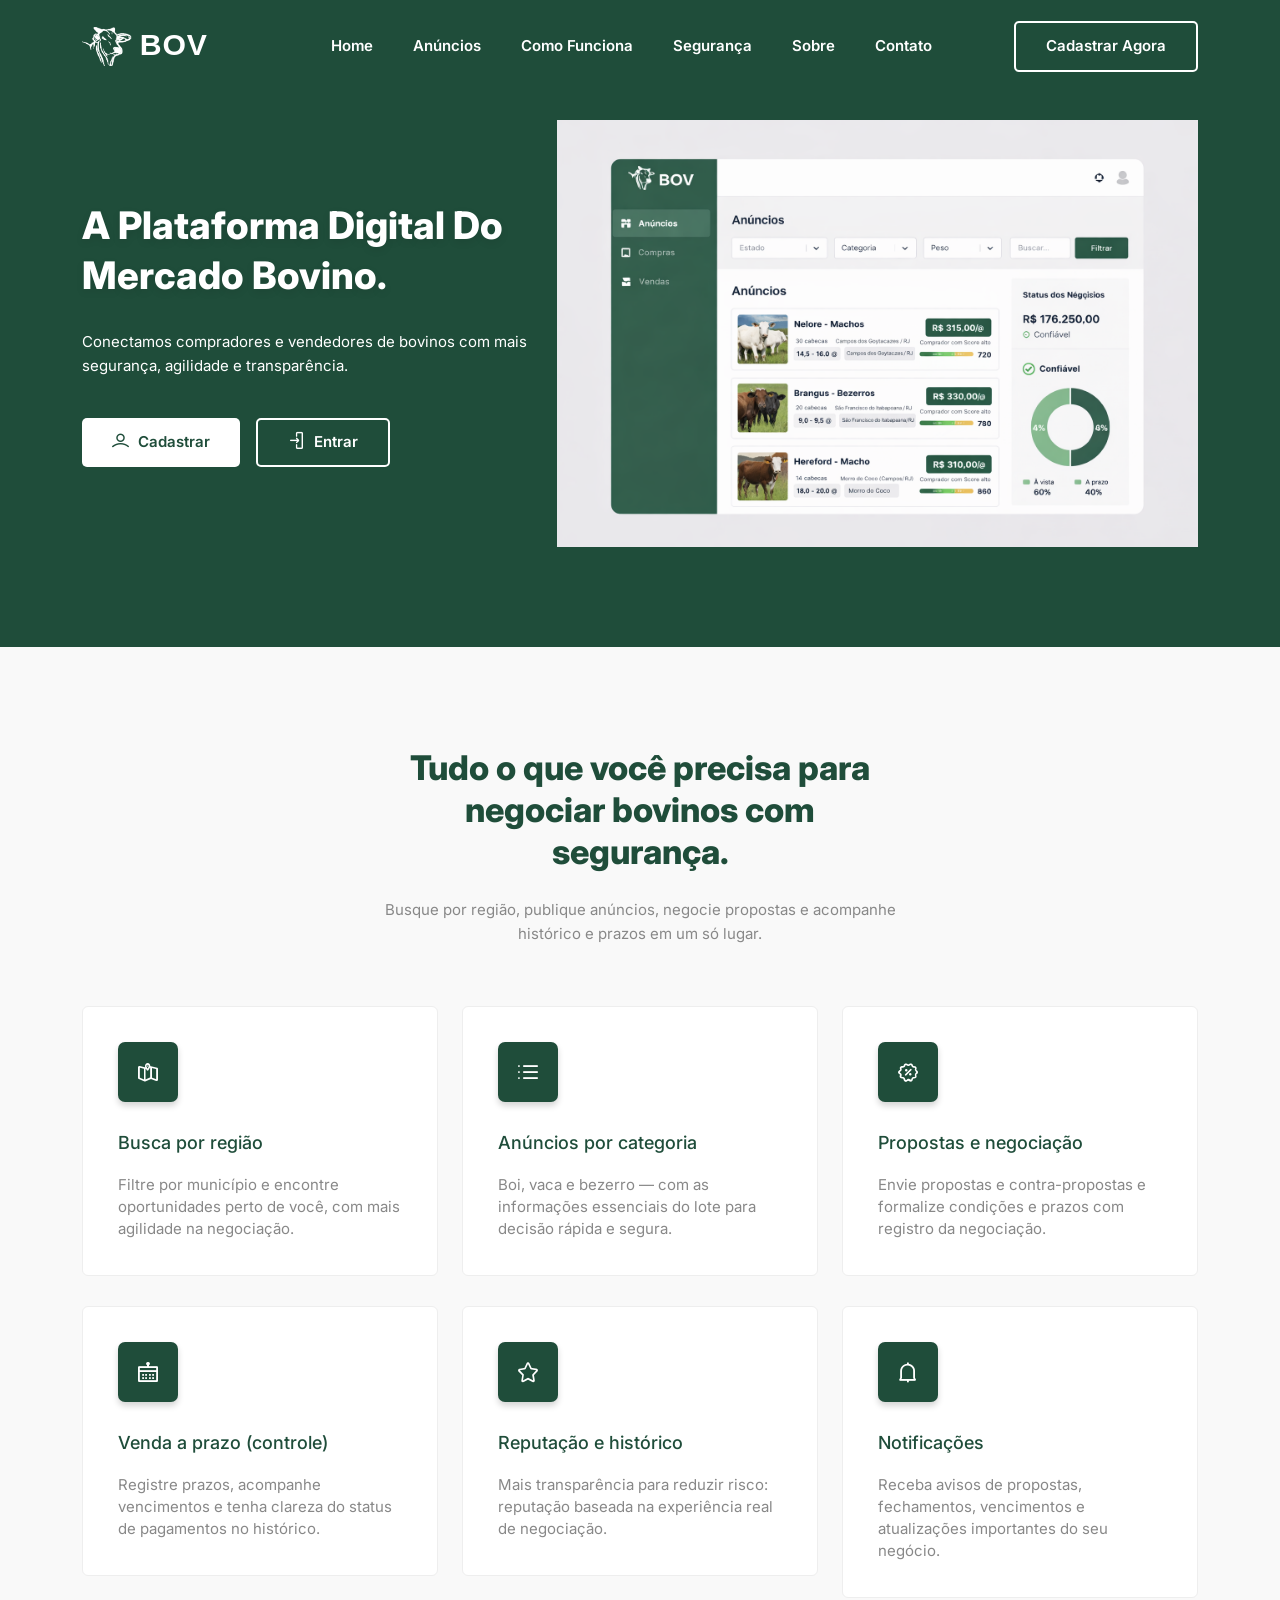
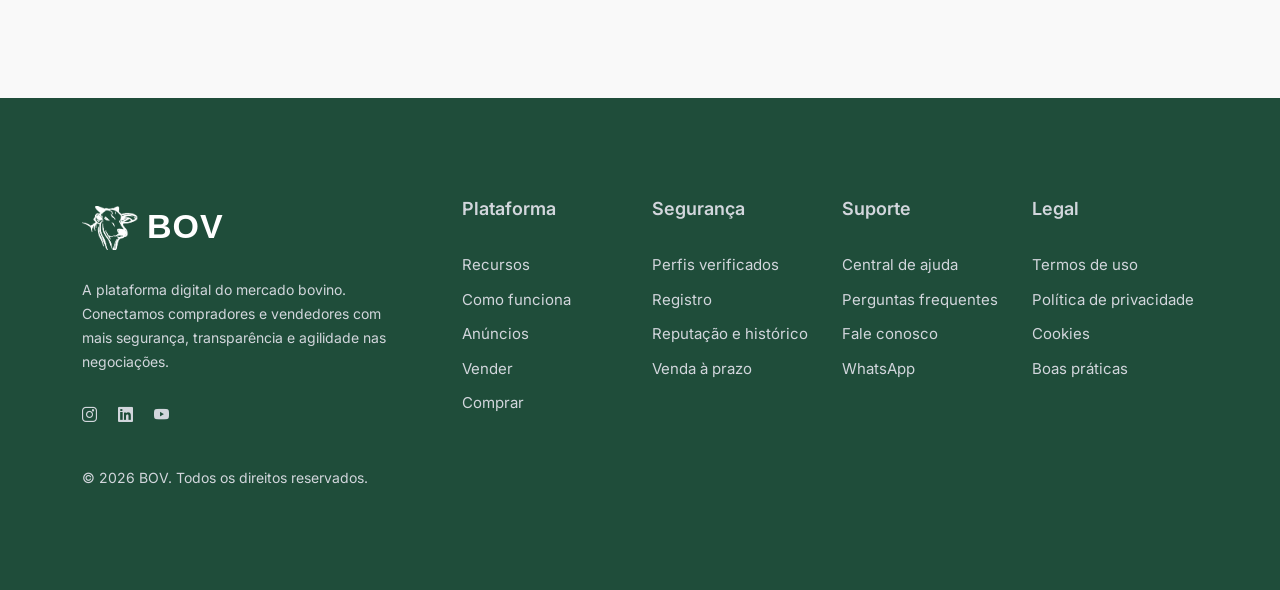
<file: bov-site/index.html>
<!DOCTYPE html>
<html class="no-js" lang="zxx">

<head>
    <meta charset="utf-8" />
    <meta http-equiv="x-ua-compatible" content="ie=edge" />
    <title>BOV - A Plataforma Digital do Mercado Bovino.</title>
    <meta name="description" content="" />
    <meta name="viewport" content="width=device-width, initial-scale=1" />
    <link rel="shortcut icon" type="image/x-icon" href="assets/images/favicon.svg" />

    <!-- ========================= CSS here ========================= -->
    <link rel="stylesheet" href="assets/css/bootstrap.min.css" />
    <link rel="stylesheet" href="assets/css/LineIcons.2.0.css" />
    <link rel="stylesheet" href="assets/css/animate.css" />
    <link rel="stylesheet" href="assets/css/tiny-slider.css" />
    <link rel="stylesheet" href="assets/css/glightbox.min.css" />
    <link rel="stylesheet" href="assets/css/main.css" />

</head>

<body>
    <!--[if lte IE 9]>
      <p class="browserupgrade">
        You are using an <strong>outdated</strong> browser. Please
        <a href="https://browsehappy.com/">upgrade your browser</a> to improve
        your experience and security.
      </p>
    <![endif]-->

    <!-- Preloader -->
    <div class="preloader">
        <div class="preloader-inner">
            <div class="preloader-icon">
                <span></span>
                <span></span>
            </div>
        </div>
    </div>
    <!-- /End Preloader -->

    <!-- Start Header Area -->
    <header class="header navbar-area">
        <div class="container">
            <div class="row align-items-center">
                <div class="col-lg-12">
                    <div class="nav-inner">
                        <!-- Start Navbar -->
                        <nav class="navbar navbar-expand-lg">
                            <a class="navbar-brand" href="index.html">
                                <img src="assets/images/logo/white-logo.svg" alt="Logo">
                            </a>
                            <button class="navbar-toggler mobile-menu-btn" type="button" data-bs-toggle="collapse"
                                data-bs-target="#navbarSupportedContent" aria-controls="navbarSupportedContent"
                                aria-expanded="false" aria-label="Toggle navigation">
                                <span class="toggler-icon"></span>
                                <span class="toggler-icon"></span>
                                <span class="toggler-icon"></span>
                            </button>
                            <div class="collapse navbar-collapse sub-menu-bar" id="navbarSupportedContent">
                                <ul id="nav" class="navbar-nav ms-auto">
                                    <li class="nav-item">
                                        <a href="#home" class="page-scroll active"
                                            aria-label="Toggle navigation">Home</a>
                                    </li>
                                    <li class="nav-item">
                                        <a href="#features" class="page-scroll"
                                            aria-label="Toggle navigation">Anúncios</a>
                                    </li>
                                    <li class="nav-item">
                                        <a href="javascript:void(0)" aria-label="Toggle navigation">Como Funciona</a>
                                    </li>
                                    <li class="nav-item">
                                        <a href="#pricing" class="page-scroll"
                                            aria-label="Toggle navigation">Segurança</a>
                                    </li>
                                    <li class="nav-item">
                                        <a href="javascript:void(0)" aria-label="Toggle navigation">Sobre</a>
                                    </li>
                        
                                    <li class="nav-item">
                                        <a href="javascript:void(0)" aria-label="Toggle navigation">Contato</a>
                                    </li>
                                </ul>
                            </div> <!-- navbar collapse -->
                            <div class="button add-list-button">
                                <a href="javascript:void(0)" class="btn">Cadastrar Agora</a>
                            </div>
                        </nav>
                        <!-- End Navbar -->
                    </div>
                </div>
            </div> <!-- row -->
        </div> <!-- container -->
    </header>
    <!-- End Header Area -->

    <!-- Start Hero Area -->
    <section id="home" class="hero-area">
        <div class="container">
            <div class="row align-items-center">
                <div class="col-lg-5 col-md-12 col-12">
                    <div class="hero-content">
                        <h1 class="wow fadeInLeft" data-wow-delay=".4s">A Plataforma Digital do Mercado Bovino.</h1>
                        <p class="wow fadeInLeft" data-wow-delay=".6s">Conectamos compradores e vendedores de bovinos com mais segurança, agilidade e transparência.</p>
                        <div class="button wow fadeInLeft" data-wow-delay=".8s">
                            <a href="javascript:void(0)" class="btn"><i class="lni lni-user"></i> Cadastrar</a>
                            <a href="javascript:void(0)" class="btn btn-alt"><i class="lni lni-enter"></i> Entrar</a>
                        </div>
                    </div>
                </div>
                <div class="col-lg-7 col-md-12 col-12">
                    <div class="hero-image wow fadeInRight" data-wow-delay=".4s">
                        <img src="assets/images/hero/bov-mockup.png" alt="#">
                    </div>
                </div>
            </div>
        </div>
    </section>
    <!-- End Hero Area -->

    <!-- Start Features Area -->
<section id="features" class="features section">
    <div class="container">
        <div class="row">
            <div class="col-12">
                <div class="section-title">
                    <h2 class="wow fadeInUp" data-wow-delay=".4s">Tudo o que você precisa para negociar bovinos com segurança.</h2>
                    <p class="wow fadeInUp" data-wow-delay=".6s">
                        Busque por região, publique anúncios, negocie propostas e acompanhe histórico e prazos em um só lugar.
                    </p>
                </div>
            </div>
        </div>

        <div class="row">
            <div class="col-lg-4 col-md-6 col-12">
                <!-- Start Single Feature -->
                <div class="single-feature wow fadeInUp" data-wow-delay=".2s">
                    <i class="lni lni-map"></i>
                    <h3>Busca por região</h3>
                    <p>Filtre por município e encontre oportunidades perto de você, com mais agilidade na negociação.</p>
                </div>
                <!-- End Single Feature -->
            </div>

            <div class="col-lg-4 col-md-6 col-12">
                <!-- Start Single Feature -->
                <div class="single-feature wow fadeInUp" data-wow-delay=".4s">
                    <i class="lni lni-list"></i>
                    <h3>Anúncios por categoria</h3>
                    <p>Boi, vaca e bezerro — com as informações essenciais do lote para decisão rápida e segura.</p>
                </div>
                <!-- End Single Feature -->
            </div>

            <div class="col-lg-4 col-md-6 col-12">
                <!-- Start Single Feature -->
                <div class="single-feature wow fadeInUp" data-wow-delay=".6s">
                    <i class="lni lni-offer"></i>
                    <h3>Propostas e negociação</h3>
                    <p>Envie propostas e contra-propostas e formalize condições e prazos com registro da negociação.</p>
                </div>
                <!-- End Single Feature -->
            </div>

            <div class="col-lg-4 col-md-6 col-12">
                <!-- Start Single Feature -->
                <div class="single-feature wow fadeInUp" data-wow-delay=".2s">
                    <i class="lni lni-calendar"></i>
                    <h3>Venda a prazo (controle)</h3>
                    <p>Registre prazos, acompanhe vencimentos e tenha clareza do status de pagamentos no histórico.</p>
                </div>
                <!-- End Single Feature -->
            </div>

            <div class="col-lg-4 col-md-6 col-12">
                <!-- Start Single Feature -->
                <div class="single-feature wow fadeInUp" data-wow-delay=".4s">
                    <i class="lni lni-star"></i>
                    <h3>Reputação e histórico</h3>
                    <p>Mais transparência para reduzir risco: reputação baseada na experiência real de negociação.</p>
                </div>
                <!-- End Single Feature -->
            </div>

            <div class="col-lg-4 col-md-6 col-12">
                <!-- Start Single Feature -->
                <div class="single-feature wow fadeInUp" data-wow-delay=".6s">
                    <i class="lni lni-alarm"></i>
                    <h3>Notificações</h3>
                    <p>Receba avisos de propostas, fechamentos, vencimentos e atualizações importantes do seu negócio.</p>
                </div>
                <!-- End Single Feature -->
            </div>
        </div>
    </div>
</section>
<!-- End Features Area -->

  <!-- Start Footer Area -->
<footer class="footer">
  <!-- Start Footer Top -->
  <div class="footer-top">
    <div class="container">
      <div class="row">
        <!-- Brand / About -->
        <div class="col-lg-4 col-md-4 col-12">
          <div class="single-footer f-about">
            <div class="logo">
              <a href="index.html">
                <img src="assets/images/logo/white-logo.svg" alt="BOV">
              </a>
            </div>

            <p>
              A plataforma digital do mercado bovino. Conectamos compradores e vendedores com mais segurança,
              transparência e agilidade nas negociações.
            </p>

            <ul class="social">
              <!-- Substitua pelos links reais -->
              <li>
                <a href="https://instagram.com/" target="_blank" rel="nofollow">
                  <i class="lni lni-instagram"></i>
                </a>
              </li>
              <li>
                <a href="https://linkedin.com/" target="_blank" rel="nofollow">
                  <i class="lni lni-linkedin-original"></i>
                </a>
              </li>
              <li>
                <a href="https://youtube.com/" target="_blank" rel="nofollow">
                  <i class="lni lni-youtube"></i>
                </a>
              </li>
            </ul>

            <p class="copyright-text">
              © <span id="year"></span> BOV. Todos os direitos reservados.
            </p>
          </div>
        </div>

        <!-- Links -->
        <div class="col-lg-8 col-md-8 col-12">
          <div class="row">
            <!-- Plataforma -->
            <div class="col-lg-3 col-md-6 col-12">
              <div class="single-footer f-link">
                <h3>Plataforma</h3>
                <ul>
                  <li><a href="#features">Recursos</a></li>
                  <li><a href="#como-funciona">Como funciona</a></li>
                  <li><a href="anuncios.html">Anúncios</a></li>
                  <li><a href="vender.html">Vender</a></li>
                  <li><a href="comprar.html">Comprar</a></li>
                </ul>
              </div>
            </div>

            <!-- Segurança -->
            <div class="col-lg-3 col-md-6 col-12">
              <div class="single-footer f-link">
                <h3>Segurança</h3>
                <ul>
                  <li><a href="#seguranca">Perfis verificados</a></li>
                  <li><a href="#seguranca">Registro</a></li>
                  <li><a href="#seguranca">Reputação e histórico</a></li>
                  <li><a href="#seguranca">Venda à prazo</a></li>
                </ul>
              </div>
            </div>

            <!-- Suporte -->
            <div class="col-lg-3 col-md-6 col-12">
              <div class="single-footer f-link">
                <h3>Suporte</h3>
                <ul>
                  <li><a href="ajuda.html">Central de ajuda</a></li>
                  <li><a href="faq.html">Perguntas frequentes</a></li>
                  <li><a href="contato.html">Fale conosco</a></li>
                  <li>
                    <a href="https://wa.me/55SEUNUMERO" target="_blank" rel="nofollow">
                      WhatsApp
                    </a>
                  </li>
                </ul>
              </div>
            </div>

            <!-- Legal -->
            <div class="col-lg-3 col-md-6 col-12">
              <div class="single-footer f-link">
                <h3>Legal</h3>
                <ul>
                  <li><a href="termos.html">Termos de uso</a></li>
                  <li><a href="privacidade.html">Política de privacidade</a></li>
                  <li><a href="cookies.html">Cookies</a></li>
                  <li><a href="compliance.html">Boas práticas</a></li>
                </ul>
              </div>
            </div>

          </div>
        </div>
      </div>

    </div>
  </div>
  <!--/ End Footer Top -->
</footer>
<!--/ End Footer Area -->

    <!-- ========================= scroll-top ========================= -->
    <a href="#" class="scroll-top">
        <i class="lni lni-chevron-up"></i>
    </a>

    <!-- ========================= JS here ========================= -->

    <script>
  // Ano automático no footer
  document.getElementById("year").textContent = new Date().getFullYear();
</script>

    <script src="assets/js/bootstrap.min.js"></script>
    <script src="assets/js/wow.min.js"></script>
    <script src="assets/js/tiny-slider.js"></script>
    <script src="assets/js/glightbox.min.js"></script>
    <script src="assets/js/count-up.min.js"></script>
    <script src="assets/js/main.js"></script>
    <script type="text/javascript">

        //====== counter up 
        var cu = new counterUp({
            start: 0,
            duration: 2000,
            intvalues: true,
            interval: 100,
            append: " ",
        });
        cu.start();
    </script>
</body>

</html>
</file>
<file: bov-site/assets/css/tiny-slider.css>
.tns-outer{padding:0!important}.tns-outer [hidden]{display:none!important}.tns-outer [aria-controls],.tns-outer [data-action]{cursor:pointer}.tns-slider{-webkit-transition:all 0s;-moz-transition:all 0s;transition:all 0s}.tns-slider>.tns-item{-webkit-box-sizing:border-box;-moz-box-sizing:border-box;box-sizing:border-box}.tns-horizontal.tns-subpixel{white-space:nowrap}.tns-horizontal.tns-subpixel>.tns-item{display:inline-block;vertical-align:top;white-space:normal}.tns-horizontal.tns-no-subpixel:after{content:'';display:table;clear:both}.tns-horizontal.tns-no-subpixel>.tns-item{float:left}.tns-horizontal.tns-carousel.tns-no-subpixel>.tns-item{margin-right:-100%}.tns-no-calc{position:relative;left:0}.tns-gallery{position:relative;left:0;min-height:1px}.tns-gallery>.tns-item{position:absolute;left:-100%;-webkit-transition:transform 0s,opacity 0s;-moz-transition:transform 0s,opacity 0s;transition:transform 0s,opacity 0s}.tns-gallery>.tns-slide-active{position:relative;left:auto!important}.tns-gallery>.tns-moving{-webkit-transition:all .25s;-moz-transition:all .25s;transition:all .25s}.tns-autowidth{display:inline-block}.tns-lazy-img{-webkit-transition:opacity .6s;-moz-transition:opacity .6s;transition:opacity .6s;opacity:.6}.tns-lazy-img.tns-complete{opacity:1}.tns-ah{-webkit-transition:height 0s;-moz-transition:height 0s;transition:height 0s}.tns-ovh{overflow:hidden}.tns-visually-hidden{position:absolute;left:-10000em}.tns-transparent{opacity:0;visibility:hidden}.tns-fadeIn{opacity:1;filter:alpha(opacity=100);z-index:0}.tns-normal,.tns-fadeOut{opacity:0;filter:alpha(opacity=0);z-index:-1}.tns-vpfix{white-space:nowrap}.tns-vpfix>div,.tns-vpfix>li{display:inline-block}.tns-t-subp2{margin:0 auto;width:310px;position:relative;height:10px;overflow:hidden}.tns-t-ct{width:2333.3333333%;width:-webkit-calc(100% * 70/3);width:-moz-calc(100% * 70/3);width:calc(100% * 70/3);position:absolute;right:0}.tns-t-ct:after{content:'';display:table;clear:both}.tns-t-ct>div{width:1.4285714%;width:-webkit-calc(100%/70);width:-moz-calc(100%/70);width:calc(100%/70);height:10px;float:left}
</file>
<file: bov-site/assets/css/main.css>
/*======================================
    Variables
========================================*/
/*======================================
    Normalize CSS
========================================*/
@import url("https://fonts.googleapis.com/css2?family=Inter:wght@100;200;300;400;500;600;700;800;900&display=swap");
html {
  scroll-behavior: smooth;
}

body {
  font-family: "Inter", sans-serif;
  font-weight: normal;
  font-style: normal;
  color: #888;
  overflow-x: hidden;
  font-size: 15px;
}

p {
  margin: 0;
  padding: 0;
  font-size: 15px;
  line-height: 24px;
}

* {
  margin: 0;
  padding: 0;
}

.navbar-toggler:focus,
a:focus,
input:focus,
textarea:focus,
button:focus,
.btn:focus,
.btn.focus,
.btn:not(:disabled):not(.disabled).active,
.btn:not(:disabled):not(.disabled):active {
  text-decoration: none;
  outline: none;
  outline: none !important;
  border-color: none !important;
  -webkit-box-shadow: none !important;
          box-shadow: none !important;
}

.form-check-input:checked {
  background-color: #1F4D3A;
  border-color: #1F4D3A;
}

select {
  -webkit-writing-mode: horizontal-tb !important;
  text-rendering: auto;
  color: #1F4D3A;
  letter-spacing: normal;
  word-spacing: normal;
  text-transform: none;
  text-indent: 0px;
  text-shadow: none;
  display: inline-block;
  text-align: start;
  -webkit-appearance: menulist;
     -moz-appearance: menulist;
          appearance: menulist;
  -webkit-box-sizing: border-box;
          box-sizing: border-box;
  -webkit-box-align: center;
      -ms-flex-align: center;
          align-items: center;
  white-space: pre;
  -webkit-rtl-ordering: logical;
  background-color: -internal-light-dark(white, #3b3b3b);
  cursor: default;
  margin: 0em;
  font: 400 14px;
  border-radius: 0px;
  border-width: 1px;
  border-style: solid;
  border-color: -internal-light-dark(#767676, #858585);
  -o-border-image: initial;
     border-image: initial;
}

span,
a {
  display: inline-block;
  text-decoration: none;
  transition: all 0.4s ease;
  -webkit-transition: all 0.4s ease;
  -moz-transition: all 0.4s ease;
}

audio,
canvas,
iframe,
img,
svg,
video {
  vertical-align: middle;
}

img {
  max-width: 100%;
}

h1,
h2,
h3,
h4,
h5,
h6 {
  font-weight: 600;
  margin: 0px;
  color: #1F4D3A;
}

h1 a,
h2 a,
h3 a,
h4 a,
h5 a,
h6 a {
  color: inherit;
}

h1 {
  font-size: 50px;
}

h2 {
  font-size: 40px;
}

h3 {
  font-size: 30px;
}

h4 {
  font-size: 25px;
}

h5 {
  font-size: 20px;
}

h6 {
  font-size: 16px;
}

ul,
ol {
  margin: 0px;
  padding: 0px;
  list-style-type: none;
}

.mt-5 {
  margin-top: 5px;
}

.mt-10 {
  margin-top: 10px;
}

.mt-15 {
  margin-top: 15px;
}

.mt-20 {
  margin-top: 20px;
}

.mt-25 {
  margin-top: 25px;
}

.mt-30 {
  margin-top: 30px;
}

.mt-35 {
  margin-top: 35px;
}

.mt-40 {
  margin-top: 40px;
}

.mt-45 {
  margin-top: 45px;
}

.mt-50 {
  margin-top: 50px;
}

.mt-55 {
  margin-top: 55px;
}

.mt-60 {
  margin-top: 60px;
}

.mt-65 {
  margin-top: 65px;
}

.mt-70 {
  margin-top: 70px;
}

.mt-75 {
  margin-top: 75px;
}

.mt-80 {
  margin-top: 80px;
}

.mt-85 {
  margin-top: 85px;
}

.mt-90 {
  margin-top: 90px;
}

.mt-95 {
  margin-top: 95px;
}

.mt-100 {
  margin-top: 100px;
}

.mt-105 {
  margin-top: 105px;
}

.mt-110 {
  margin-top: 110px;
}

.mt-115 {
  margin-top: 115px;
}

.mt-120 {
  margin-top: 120px;
}

.mt-125 {
  margin-top: 125px;
}

.mt-130 {
  margin-top: 130px;
}

.mt-135 {
  margin-top: 135px;
}

.mt-140 {
  margin-top: 140px;
}

.mt-145 {
  margin-top: 145px;
}

.mt-150 {
  margin-top: 150px;
}

.mt-155 {
  margin-top: 155px;
}

.mt-160 {
  margin-top: 160px;
}

.mt-165 {
  margin-top: 165px;
}

.mt-170 {
  margin-top: 170px;
}

.mt-175 {
  margin-top: 175px;
}

.mt-180 {
  margin-top: 180px;
}

.mt-185 {
  margin-top: 185px;
}

.mt-190 {
  margin-top: 190px;
}

.mt-195 {
  margin-top: 195px;
}

.mt-200 {
  margin-top: 200px;
}

.mt-205 {
  margin-top: 205px;
}

.mt-210 {
  margin-top: 210px;
}

.mt-215 {
  margin-top: 215px;
}

.mt-220 {
  margin-top: 220px;
}

.mt-225 {
  margin-top: 225px;
}

.mb-5 {
  margin-bottom: 5px;
}

.mb-10 {
  margin-bottom: 10px;
}

.mb-15 {
  margin-bottom: 15px;
}

.mb-20 {
  margin-bottom: 20px;
}

.mb-25 {
  margin-bottom: 25px;
}

.mb-30 {
  margin-bottom: 30px;
}

.mb-35 {
  margin-bottom: 35px;
}

.mb-40 {
  margin-bottom: 40px;
}

.mb-45 {
  margin-bottom: 45px;
}

.mb-50 {
  margin-bottom: 50px;
}

.mb-55 {
  margin-bottom: 55px;
}

.mb-60 {
  margin-bottom: 60px;
}

.mb-65 {
  margin-bottom: 65px;
}

.mb-70 {
  margin-bottom: 70px;
}

.mb-75 {
  margin-bottom: 75px;
}

.mb-80 {
  margin-bottom: 80px;
}

.mb-85 {
  margin-bottom: 85px;
}

.mb-90 {
  margin-bottom: 90px;
}

.mb-95 {
  margin-bottom: 95px;
}

.mb-100 {
  margin-bottom: 100px;
}

.mb-105 {
  margin-bottom: 105px;
}

.mb-110 {
  margin-bottom: 110px;
}

.mb-115 {
  margin-bottom: 115px;
}

.mb-120 {
  margin-bottom: 120px;
}

.mb-125 {
  margin-bottom: 125px;
}

.mb-130 {
  margin-bottom: 130px;
}

.mb-135 {
  margin-bottom: 135px;
}

.mb-140 {
  margin-bottom: 140px;
}

.mb-145 {
  margin-bottom: 145px;
}

.mb-150 {
  margin-bottom: 150px;
}

.mb-155 {
  margin-bottom: 155px;
}

.mb-160 {
  margin-bottom: 160px;
}

.mb-165 {
  margin-bottom: 165px;
}

.mb-170 {
  margin-bottom: 170px;
}

.mb-175 {
  margin-bottom: 175px;
}

.mb-180 {
  margin-bottom: 180px;
}

.mb-185 {
  margin-bottom: 185px;
}

.mb-190 {
  margin-bottom: 190px;
}

.mb-195 {
  margin-bottom: 195px;
}

.mb-200 {
  margin-bottom: 200px;
}

.mb-205 {
  margin-bottom: 205px;
}

.mb-210 {
  margin-bottom: 210px;
}

.mb-215 {
  margin-bottom: 215px;
}

.mb-220 {
  margin-bottom: 220px;
}

.mb-225 {
  margin-bottom: 225px;
}

.pt-5 {
  padding-top: 5px;
}

.pt-10 {
  padding-top: 10px;
}

.pt-15 {
  padding-top: 15px;
}

.pt-20 {
  padding-top: 20px;
}

.pt-25 {
  padding-top: 25px;
}

.pt-30 {
  padding-top: 30px;
}

.pt-35 {
  padding-top: 35px;
}

.pt-40 {
  padding-top: 40px;
}

.pt-45 {
  padding-top: 45px;
}

.pt-50 {
  padding-top: 50px;
}

.pt-55 {
  padding-top: 55px;
}

.pt-60 {
  padding-top: 60px;
}

.pt-65 {
  padding-top: 65px;
}

.pt-70 {
  padding-top: 70px;
}

.pt-75 {
  padding-top: 75px;
}

.pt-80 {
  padding-top: 80px;
}

.pt-85 {
  padding-top: 85px;
}

.pt-90 {
  padding-top: 90px;
}

.pt-95 {
  padding-top: 95px;
}

.pt-100 {
  padding-top: 100px;
}

.pt-105 {
  padding-top: 105px;
}

.pt-110 {
  padding-top: 110px;
}

.pt-115 {
  padding-top: 115px;
}

.pt-120 {
  padding-top: 120px;
}

.pt-125 {
  padding-top: 125px;
}

.pt-130 {
  padding-top: 130px;
}

.pt-135 {
  padding-top: 135px;
}

.pt-140 {
  padding-top: 140px;
}

.pt-145 {
  padding-top: 145px;
}

.pt-150 {
  padding-top: 150px;
}

.pt-155 {
  padding-top: 155px;
}

.pt-160 {
  padding-top: 160px;
}

.pt-165 {
  padding-top: 165px;
}

.pt-170 {
  padding-top: 170px;
}

.pt-175 {
  padding-top: 175px;
}

.pt-180 {
  padding-top: 180px;
}

.pt-185 {
  padding-top: 185px;
}

.pt-190 {
  padding-top: 190px;
}

.pt-195 {
  padding-top: 195px;
}

.pt-200 {
  padding-top: 200px;
}

.pt-205 {
  padding-top: 205px;
}

.pt-210 {
  padding-top: 210px;
}

.pt-215 {
  padding-top: 215px;
}

.pt-220 {
  padding-top: 220px;
}

.pt-225 {
  padding-top: 225px;
}

.pb-5 {
  padding-bottom: 5px;
}

.pb-10 {
  padding-bottom: 10px;
}

.pb-15 {
  padding-bottom: 15px;
}

.pb-20 {
  padding-bottom: 20px;
}

.pb-25 {
  padding-bottom: 25px;
}

.pb-30 {
  padding-bottom: 30px;
}

.pb-35 {
  padding-bottom: 35px;
}

.pb-40 {
  padding-bottom: 40px;
}

.pb-45 {
  padding-bottom: 45px;
}

.pb-50 {
  padding-bottom: 50px;
}

.pb-55 {
  padding-bottom: 55px;
}

.pb-60 {
  padding-bottom: 60px;
}

.pb-65 {
  padding-bottom: 65px;
}

.pb-70 {
  padding-bottom: 70px;
}

.pb-75 {
  padding-bottom: 75px;
}

.pb-80 {
  padding-bottom: 80px;
}

.pb-85 {
  padding-bottom: 85px;
}

.pb-90 {
  padding-bottom: 90px;
}

.pb-95 {
  padding-bottom: 95px;
}

.pb-100 {
  padding-bottom: 100px;
}

.pb-105 {
  padding-bottom: 105px;
}

.pb-110 {
  padding-bottom: 110px;
}

.pb-115 {
  padding-bottom: 115px;
}

.pb-120 {
  padding-bottom: 120px;
}

.pb-125 {
  padding-bottom: 125px;
}

.pb-130 {
  padding-bottom: 130px;
}

.pb-135 {
  padding-bottom: 135px;
}

.pb-140 {
  padding-bottom: 140px;
}

.pb-145 {
  padding-bottom: 145px;
}

.pb-150 {
  padding-bottom: 150px;
}

.pb-155 {
  padding-bottom: 155px;
}

.pb-160 {
  padding-bottom: 160px;
}

.pb-165 {
  padding-bottom: 165px;
}

.pb-170 {
  padding-bottom: 170px;
}

.pb-175 {
  padding-bottom: 175px;
}

.pb-180 {
  padding-bottom: 180px;
}

.pb-185 {
  padding-bottom: 185px;
}

.pb-190 {
  padding-bottom: 190px;
}

.pb-195 {
  padding-bottom: 195px;
}

.pb-200 {
  padding-bottom: 200px;
}

.pb-205 {
  padding-bottom: 205px;
}

.pb-210 {
  padding-bottom: 210px;
}

.pb-215 {
  padding-bottom: 215px;
}

.pb-220 {
  padding-bottom: 220px;
}

.pb-225 {
  padding-bottom: 225px;
}

.img-bg {
  background-position: center center;
  background-size: cover;
  background-repeat: no-repeat;
  width: 100%;
  height: 100%;
}

@media only screen and (min-width: 480px) and (max-width: 767px) {
  .container {
    width: 450px;
  }
}

/* Bread Crumbs */
.breadcrumbs {
  position: relative;
  padding-bottom: 100px;
  padding-top: 180px;
  z-index: 2;
  text-align: left;
  background-color: #1F4D3A;
}

@media only screen and (min-width: 768px) and (max-width: 991px) {
  .breadcrumbs {
    padding-bottom: 60px;
    padding-top: 120px;
  }
}

@media (max-width: 767px) {
  .breadcrumbs {
    padding-bottom: 60px;
    padding-top: 120px;
  }
}

.breadcrumbs .breadcrumbs-content {
  position: relative;
  text-align: center;
}

.breadcrumbs .breadcrumbs-content .page-title {
  font-size: 32px;
  color: #fff;
  font-weight: 700;
  position: relative;
  line-height: 50px;
}

@media only screen and (min-width: 768px) and (max-width: 991px) {
  .breadcrumbs .breadcrumbs-content .page-title {
    font-size: 28px;
    line-height: 42px;
  }
}

@media (max-width: 767px) {
  .breadcrumbs .breadcrumbs-content .page-title {
    font-size: 25px;
    line-height: 38px;
  }
}

.breadcrumbs .breadcrumbs-content .breadcrumb-nav {
  background: transparent;
  border-radius: 0;
  margin-bottom: 0;
  padding: 0;
  display: inline-block;
}

.breadcrumbs .breadcrumb-nav {
  text-align: center;
  margin-top: 15px;
}

@media only screen and (min-width: 768px) and (max-width: 991px) {
  .breadcrumbs .breadcrumb-nav {
    margin-top: 10px;
  }
}

@media (max-width: 767px) {
  .breadcrumbs .breadcrumb-nav {
    margin-top: 8px;
  }
}

.breadcrumbs .breadcrumb-nav li {
  display: inline-block;
  position: relative;
  padding-right: 15px;
  margin-right: 15px;
  text-transform: capitalize;
}

.breadcrumbs .breadcrumb-nav li:after {
  content: "\ea5c";
  font-family: lineIcons;
  font-size: 10px;
  position: absolute;
  top: 4px;
  right: -7px;
}

.breadcrumbs .breadcrumb-nav li:last-child {
  margin: 0;
  padding: 0;
}

.breadcrumbs .breadcrumb-nav li:last-child::after {
  display: none;
}

.breadcrumbs .breadcrumb-nav li,
.breadcrumbs .breadcrumb-nav li a {
  color: #fff;
  font-size: 14px;
  font-weight: 500;
}

.breadcrumbs .breadcrumb-nav li a {
  position: relative;
}

.breadcrumbs .breadcrumb-nav li a:hover {
  text-decoration: underline;
}

.section {
  padding-top: 100px;
  padding-bottom: 100px;
  position: relative;
}

@media only screen and (min-width: 768px) and (max-width: 991px) {
  .section {
    padding-top: 60px;
    padding-bottom: 60px;
  }
}

@media (max-width: 767px) {
  .section {
    padding-top: 50px;
    padding-bottom: 50px;
  }
}

/* Section Title */
.section-title {
  text-align: center;
  margin-bottom: 80px;
  padding: 0 300px;
  position: relative;
  z-index: 5;
}

.section-title h3 {
  font-size: 15px;
  font-weight: 600;
  display: block;
  margin-bottom: 8px;
  color: #1F4D3A;
  text-transform: none;
}

.section-title h2 {
  font-size: 34px;
  margin-bottom: 25px;
  line-height: 42px;
  text-transform: none;
  position: relative;
  font-weight: 800;
}

.section-title p {
  font-size: 15px;
}

@media only screen and (min-width: 992px) and (max-width: 1199px) {
  .section-title {
    padding: 0px 200px;
    margin-bottom: 70px;
  }
}

@media only screen and (min-width: 768px) and (max-width: 991px) {
  .section-title {
    padding: 0px 20px;
    margin-bottom: 70px;
  }
  .section-title h3 {
    font-size: 14px;
  }
  .section-title h2 {
    font-size: 24px;
    line-height: 32px;
    margin-bottom: 20px;
  }
  .section-title p {
    font-size: 14px;
  }
}

@media (max-width: 767px) {
  .section-title {
    padding: 0px 10px;
    margin-bottom: 60px;
  }
  .section-title h3 {
    font-size: 14px;
  }
  .section-title h2 {
    font-size: 20px;
    line-height: 30px;
    margin-bottom: 18px;
  }
  .section-title p {
    font-size: 14px;
  }
}

.section-title.align-right {
  padding: 0;
  padding-left: 600px;
}

.section-title.align-right h2:before {
  display: none;
}

.section-title.align-right h2:after {
  position: absolute;
  right: 0;
  bottom: -1px;
  height: 2px;
  width: 50px;
  background: #1F4D3A;
  content: "";
}

.section-title.align-left {
  padding: 0;
  padding-right: 600px;
}

.section-title.align-left h2:before {
  left: 0;
  margin-left: 0;
}

/* One Click Scrool Top Button*/
.scroll-top {
  width: 45px;
  height: 45px;
  line-height: 45px;
  background: #1F4D3A;
  display: -webkit-box;
  display: -ms-flexbox;
  display: flex;
  -webkit-box-pack: center;
      -ms-flex-pack: center;
          justify-content: center;
  -webkit-box-align: center;
      -ms-flex-align: center;
          align-items: center;
  font-size: 14px;
  color: #fff !important;
  position: fixed;
  bottom: 30px;
  right: 30px;
  z-index: 9;
  cursor: pointer;
  -webkit-transition: all .3s ease-out 0s;
  transition: all .3s ease-out 0s;
  border-radius: 5px;
}

.scroll-top:hover {
  -webkit-box-shadow: 0 1rem 3rem rgba(35, 38, 45, 0.15) !important;
  box-shadow: 0 1rem 3rem rgba(35, 38, 45, 0.15) !important;
  -webkit-transform: translate3d(0, -5px, 0);
  transform: translate3d(0, -5px, 0);
  background-color: #1F4D3A;
}

/* Overlay */
.overlay {
  position: relative;
  z-index: 1;
}

.overlay::before {
  position: absolute;
  top: 0;
  left: 0;
  width: 100%;
  height: 100%;
  opacity: 0.4;
  background: #1F4D3A;
  content: "";
  -webkit-transition: all 0.4s ease;
  transition: all 0.4s ease;
  z-index: -1;
}

/* Pagination CSS */
.pagination {
  text-align: left;
  margin: 40px 0 0 0;
  display: block;
}

.pagination.center {
  text-align: center;
}

.pagination.right {
  text-align: right;
}

.pagination.left {
  text-align: left;
}

.pagination .pagination-list {
  display: inline-block;
  overflow: hidden;
}

.pagination .pagination-list li {
  margin-right: 5px;
  display: inline-block;
  margin-top: 10px;
}

.pagination .pagination-list li:last-child {
  margin-right: 0px;
}

.pagination .pagination-list li a {
  background: #fff;
  color: #1F4D3A;
  font-weight: 400;
  font-size: 14px;
  border-radius: 5px;
  padding: 8px 20px;
  text-align: center;
  border: 1px solid #eee;
}

.pagination .pagination-list li.active a,
.pagination .pagination-list li:hover a {
  background: #1F4D3A;
  color: #fff;
  border-color: transparent;
}

.pagination .pagination-list li a i {
  font-size: 13px;
}

.blog-grids.pagination {
  margin-top: 50px;
  text-align: center;
}

.button .btn {
  display: inline-block;
  text-transform: capitalize;
  font-size: 15px;
  font-weight: 600;
  padding: 13px 30px;
  background-color: #1F4D3A;
  color: #fff;
  border: none;
  -webkit-transition: 0.2s;
  transition: 0.2s;
  border-radius: 5px;
  position: relative;
  z-index: 1;
  margin-right: 7px;
  overflow: hidden;
}

@media only screen and (min-width: 768px) and (max-width: 991px) {
  .button .btn {
    padding: 12px 25px;
    font-size: 14px;
    font-weight: 500;
  }
}

@media (max-width: 767px) {
  .button .btn {
    padding: 12px 25px;
    font-size: 14px;
    font-weight: 500;
  }
}

.button .btn i {
  display: inline-block;
  margin-right: 5px;
}

.button .btn:last-child {
  margin: 0;
}

.button .btn:hover {
  color: #fff;
  background-color: #1F4D3A;
  -webkit-box-shadow: 0px 4px 4px #0000000f;
          box-shadow: 0px 4px 4px #0000000f;
}

.button .btn-alt {
  color: #fff !important;
  background: transparent !important;
  border: 2px solid #fff;
  padding: 11px 30px;
}

@media only screen and (min-width: 768px) and (max-width: 991px) {
  .button .btn-alt {
    padding: 10px 30px;
  }
}

@media (max-width: 767px) {
  .button .btn-alt {
    padding: 10px 30px;
  }
}

.button .btn-alt:hover {
  background-color: #fff !important;
  color: #1F4D3A !important;
}

.align-left {
  text-align: left;
}

.align-right {
  text-align: right;
}

.align-center {
  text-align: center;
}

/* Preloader */
.preloader {
  position: fixed;
  top: 0;
  left: 0;
  z-index: 999999999;
  width: 100%;
  height: 100%;
  background-color: #fff;
  overflow: hidden;
}

.preloader-inner {
  position: absolute;
  top: 50%;
  left: 50%;
  -webkit-transform: translate(-50%, -50%);
  transform: translate(-50%, -50%);
}

.preloader-icon {
  width: 100px;
  height: 100px;
  display: inline-block;
  padding: 0px;
}

.preloader-icon span {
  position: absolute;
  display: inline-block;
  width: 100px;
  height: 100px;
  border-radius: 100%;
  background: #1F4D3A;
  -webkit-animation: preloader-fx 1.6s linear infinite;
  animation: preloader-fx 1.6s linear infinite;
}

.preloader-icon span:last-child {
  animation-delay: -0.8s;
  -webkit-animation-delay: -0.8s;
}

@keyframes preloader-fx {
  0% {
    -webkit-transform: scale(0, 0);
            transform: scale(0, 0);
    opacity: 0.5;
  }
  100% {
    -webkit-transform: scale(1, 1);
            transform: scale(1, 1);
    opacity: 0;
  }
}

@-webkit-keyframes preloader-fx {
  0% {
    -webkit-transform: scale(0, 0);
    opacity: 0.5;
  }
  100% {
    -webkit-transform: scale(1, 1);
    opacity: 0;
  }
}

/*======================================
	Start Header CSS
========================================*/
.header {
  width: 100%;
  background: transparent;
  position: absolute;
  width: 100%;
  left: 0;
  top: 0;
}

@media only screen and (min-width: 768px) and (max-width: 991px) {
  .header {
    padding: 18px 0 !important;
  }
  .header .mobile-menu-btn .toggler-icon {
    background-color: #fff;
  }
  .header .button {
    margin: 0 !important;
  }
  .header .navbar-collapse {
    position: absolute;
    top: 67px !important;
    left: 0;
    width: 100%;
    background-color: #fff;
    z-index: 9;
    -webkit-box-shadow: 0px 15px 20px 0px rgba(0, 0, 0, 0.1);
            box-shadow: 0px 15px 20px 0px rgba(0, 0, 0, 0.1);
    padding: 10px 20px;
    max-height: 350px;
    overflow-y: scroll;
    border-top: 1px solid #eee;
    border-radius: 6px;
  }
  .header .navbar .navbar-nav .nav-item a:hover {
    color: #1F4D3A !important;
  }
  .header .navbar .navbar-nav .nav-item a.active {
    color: #1F4D3A !important;
  }
  .header .navbar-nav .nav-item {
    margin: 0;
  }
  .header .navbar-nav .nav-item:hover a {
    color: #1F4D3A;
  }
  .header .navbar-nav .nav-item a {
    padding: 12px 16px !important;
  }
  .header .navbar-nav .nav-item a::before {
    display: none;
  }
  .header .navbar-nav .nav-item .sub-menu {
    position: static;
    width: 100%;
    opacity: 1;
    visibility: visible;
    -webkit-box-shadow: none;
            box-shadow: none;
    padding: 0;
    border: none;
    margin-left: 15px;
    margin-right: 15px;
  }
  .header .navbar-nav .nav-item .sub-menu .nav-item a {
    padding: 12px 12px;
  }
  .header .navbar-nav .nav-item .sub-menu .nav-item a:hover {
    color: #1F4D3A !important;
  }
  .header .navbar-nav .nav-item a {
    color: #051441;
    display: -webkit-box;
    display: -ms-flexbox;
    display: flex;
    -webkit-box-pack: justify;
        -ms-flex-pack: justify;
            justify-content: space-between;
    padding: 10px 0;
  }
  .header .navbar-nav .nav-item a::after {
    opacity: 1;
    visibility: visible;
  }
  .header .navbar-nav .nav-item .sub-menu li.active {
    background: #fff !important;
    color: #1F4D3A !important;
  }
  .header .navbar-nav .nav-item .sub-menu .nav-item {
    margin: 0 !important;
  }
  .header .navbar-nav .nav-item .sub-menu .nav-item a {
    padding: 10px 12px !important;
  }
  .header .navbar-nav .nav-item .sub-menu li:hover {
    background: #fff !important;
    color: #1F4D3A !important;
  }
  .header .navbar-nav .nav-item a {
    font-size: 14px;
  }
  .header .navbar-nav .nav-item a:hover {
    color: #1F4D3A;
  }
}

@media (max-width: 767px) {
  .header {
    padding: 18px 0 !important;
  }
  .header .mobile-menu-btn .toggler-icon {
    background-color: #fff;
  }
  .header .navbar-collapse {
    position: absolute;
    top: 58px !important;
    left: 0;
    width: 100%;
    background-color: #fff;
    z-index: 9;
    -webkit-box-shadow: 0px 15px 20px 0px rgba(0, 0, 0, 0.1);
            box-shadow: 0px 15px 20px 0px rgba(0, 0, 0, 0.1);
    padding: 10px 20px;
    max-height: 350px;
    overflow-y: scroll;
    border-top: 1px solid #eee;
    border-radius: 6px;
  }
  .header .navbar .navbar-nav .nav-item a:hover {
    color: #1F4D3A !important;
  }
  .header .navbar .navbar-nav .nav-item a.active {
    color: #1F4D3A !important;
  }
  .header .navbar-nav .nav-item {
    margin: 0;
  }
  .header .navbar-nav .nav-item:hover a {
    color: #1F4D3A;
  }
  .header .navbar-nav .nav-item a {
    padding: 12px 16px !important;
  }
  .header .navbar-nav .nav-item a::before {
    display: none;
  }
  .header .navbar-nav .nav-item .sub-menu {
    position: static;
    width: 100%;
    opacity: 1;
    visibility: visible;
    -webkit-box-shadow: none;
            box-shadow: none;
    padding: 0;
    border: none;
    margin-left: 15px;
    margin-right: 15px;
  }
  .header .navbar-nav .nav-item .sub-menu .nav-item a {
    padding: 12px 12px;
  }
  .header .navbar-nav .nav-item .sub-menu .nav-item a:hover {
    color: #1F4D3A !important;
  }
  .header .navbar-nav .nav-item a {
    color: #051441;
    display: -webkit-box;
    display: -ms-flexbox;
    display: flex;
    -webkit-box-pack: justify;
        -ms-flex-pack: justify;
            justify-content: space-between;
    padding: 10px 0;
  }
  .header .navbar-nav .nav-item a::after {
    opacity: 1;
    visibility: visible;
  }
  .header .navbar-nav .nav-item .sub-menu li.active {
    background: #fff !important;
    color: #1F4D3A !important;
  }
  .header .navbar-nav .nav-item .sub-menu .nav-item {
    margin: 0 !important;
  }
  .header .navbar-nav .nav-item .sub-menu .nav-item a {
    padding: 10px 12px !important;
  }
  .header .navbar-nav .nav-item .sub-menu li:hover {
    background: #fff !important;
    color: #1F4D3A !important;
  }
  .header .navbar-nav .nav-item a {
    font-size: 14px;
  }
  .header .navbar-nav .nav-item a:hover {
    color: #1F4D3A;
  }
}

@media (max-width: 767px) {
  .header .button {
    display: none;
  }
}

.header .button .btn {
  background-color: transparent;
  border: 2px solid #fff;
  color: #fff;
  padding: 12px 30px;
}

.header .button .btn:hover {
  background-color: #fff;
  color: #1F4D3A;
}

.header .navbar-brand img {
  width: 160px;
}

@media only screen and (min-width: 768px) and (max-width: 991px) {
  .header .navbar-brand img {
    width: 170px;
  }
}

@media (max-width: 767px) {
  .header .navbar-brand img {
    width: 160px;
  }
}

.header.sticky .navbar-brand .white-logo {
  opacity: 0;
  visibility: hidden;
}

.header.sticky .navbar-brand .dark-logo {
  opacity: 1;
  visibility: visible;
}

.header.sticky .button .btn {
  background-color: #1F4D3A;
  color: #fff;
  border-color: transparent;
}

.header.sticky .button .btn:hover {
  background-color: #1F4D3A;
  color: #fff;
}

.sticky {
  position: fixed;
  z-index: 99;
  background-color: #fff;
  -webkit-box-shadow: 0px 20px 50px 0px rgba(0, 0, 0, 0.05);
          box-shadow: 0px 20px 50px 0px rgba(0, 0, 0, 0.05);
  -webkit-transition: all 0.3s ease-out 0s;
  transition: all 0.3s ease-out 0s;
  top: 0;
}

.navbar-expand-lg .navbar-nav {
  margin: 0;
  margin-left: auto !important;
  margin-right: auto !important;
}

.header .navbar .navbar-nav .nav-item a.active {
  color: #fff;
}

.sticky .navbar .navbar-nav .nav-item a.active {
  color: #1F4D3A;
}

.sticky .navbar .navbar-nav .nav-item a {
  color: #1F4D3A;
}

.header .navbar .navbar-nav .nav-item .sub-menu a.active {
  color: #fff;
}

.sticky .navbar .navbar-nav .nav-item .sub-menu a.active {
  color: #fff;
}

.sticky .navbar .mobile-menu-btn .toggler-icon {
  background: #333;
}

/*===== NAVBAR =====*/
.navbar-area {
  width: 100%;
  z-index: 99;
  -webkit-transition: all 0.3s ease-out 0s;
  transition: all 0.3s ease-out 0s;
  padding: 0;
}

.navbar-area.sticky {
  position: fixed;
  z-index: 99;
  background: #1F4D3A;
  -webkit-box-shadow: 0px 20px 50px 0px rgba(0, 0, 0, 0.05);
          box-shadow: 0px 20px 50px 0px rgba(0, 0, 0, 0.05);
  -webkit-transition: all 0.3s ease-out 0s;
  transition: all 0.3s ease-out 0s;
  background: #fff;
  padding: 0px 0;
}

.navbar {
  padding: 0;
  position: relative;
  -webkit-transition: all 0.3s ease-out 0s;
  transition: all 0.3s ease-out 0s;
}

.navbar-brand {
  padding-left: 0;
  border-radius: 0;
}

.mobile-menu-btn {
  padding: 0px;
}

.mobile-menu-btn:focus {
  text-decoration: none;
  outline: none;
  -webkit-box-shadow: none;
          box-shadow: none;
}

.mobile-menu-btn .toggler-icon {
  width: 30px;
  height: 2px;
  background-color: #222;
  display: block;
  margin: 5px 0;
  position: relative;
  -webkit-transition: all 0.3s ease-out 0s;
  transition: all 0.3s ease-out 0s;
}

.mobile-menu-btn.active .toggler-icon:nth-of-type(1) {
  -webkit-transform: rotate(45deg);
          transform: rotate(45deg);
  top: 7px;
}

.mobile-menu-btn.active .toggler-icon:nth-of-type(2) {
  opacity: 0;
}

.mobile-menu-btn.active .toggler-icon:nth-of-type(3) {
  -webkit-transform: rotate(135deg);
          transform: rotate(135deg);
  top: -7px;
}

.navbar-nav .nav-item {
  z-index: 1;
  position: relative;
  margin-right: 40px;
}

.navbar-nav .nav-item:last-child {
  margin-right: 0 !important;
}

.navbar-nav .nav-item:hover a {
  color: #fff;
}

.sticky .navbar-nav .nav-item:hover a {
  color: #1F4D3A;
}

.navbar-nav .nav-item a {
  font-size: 15px;
  color: #fff;
  -webkit-transition: all 0.3s ease-out 0s;
  transition: all 0.3s ease-out 0s;
  position: relative;
  padding: 35px 0;
  display: -webkit-inline-box;
  display: -ms-inline-flexbox;
  display: inline-flex;
  -webkit-box-align: center;
      -ms-flex-align: center;
          align-items: center;
  font-weight: 600;
  transition: all 0.3s ease-out 0s;
  position: relative;
  text-transform: capitalize;
}

.navbar-nav .nav-item a::after {
  opacity: 0;
  visibility: hidden;
}

.navbar-nav .nav-item:hover a:before {
  width: 100%;
}

.navbar-nav .nav-item a.active {
  color: #fff;
}

.navbar-nav .nav-item a.dd-menu::after {
  content: "\ea58";
  font: normal normal normal 1em/1 "LineIcons";
  position: absolute;
  right: 17px;
  font-size: 10px;
  top: 50%;
  margin-left: 5px;
  margin-top: 0px;
  -webkit-transition: all 0.3s ease-out 0s;
  transition: all 0.3s ease-out 0s;
  height: 10px;
}

@media only screen and (min-width: 992px) and (max-width: 1199px) {
  .navbar-nav .nav-item a.dd-menu::after {
    right: 13px;
  }
}

@media only screen and (min-width: 768px) and (max-width: 991px), (max-width: 767px) {
  .navbar-nav .nav-item a.dd-menu::after {
    top: 18px;
    right: 0;
    -webkit-transform: rotate(180deg);
            transform: rotate(180deg);
  }
}

@media only screen and (min-width: 768px) and (max-width: 991px), (max-width: 767px) {
  .navbar-nav .nav-item a.collapsed::after {
    -webkit-transform: rotate(0deg);
            transform: rotate(0deg);
  }
}

.navbar-nav .nav-item:hover > .sub-menu {
  top: 100%;
  opacity: 1;
  visibility: visible;
}

.navbar-nav .nav-item:hover > .sub-menu .sub-menu {
  left: 100%;
  top: 0;
}

.navbar-nav .nav-item .sub-menu {
  padding: 30px;
  min-width: 240px;
  background: #fff;
  -webkit-box-shadow: 0px 5px 20px #0000001a;
          box-shadow: 0px 5px 20px #0000001a;
  position: absolute;
  top: 110% !important;
  left: 0;
  opacity: 0;
  visibility: hidden;
  -webkit-transition: all 0.3s ease-out 0s;
  transition: all 0.3s ease-out 0s;
  border-radius: 0 0 4px 4px;
  border-radius: 5px;
}

.navbar-nav .nav-item:hover .sub-menu {
  top: 100% !important;
}

.navbar-nav .nav-item .sub-menu .nav-item {
  width: 100%;
  margin-bottom: 15px;
}

.navbar-nav .nav-item .sub-menu .nav-item:last-child {
  margin: 0;
}

.navbar-nav .nav-item .sub-menu .nav-item a {
  padding: 0;
  color: #888;
  display: block;
  width: 100%;
  font-size: 14px;
  font-weight: 500;
  text-transform: capitalize;
  position: relative;
  z-index: 1;
  border-radius: 4px;
  overflow: hidden;
  -webkit-transition: all 0.1s ease;
  transition: all 0.1s ease;
}

.navbar-nav .nav-item .sub-menu .nav-item a:hover {
  color: #1F4D3A;
}

.navbar-nav .nav-item .sub-menu.left-menu {
  left: -100%;
}

.navbar-nav .nav-item .sub-menu.collapse:not(.show) {
  display: block;
}

@media only screen and (min-width: 768px) and (max-width: 991px), (max-width: 767px) {
  .navbar-nav .nav-item .sub-menu.collapse:not(.show) {
    display: none;
  }
}

.navbar-nav .nav-item .sub-menu > li {
  display: block;
  margin-left: 0;
}

.navbar-nav .nav-item .sub-menu > li:last-child {
  border: none;
}

.navbar-nav .nav-item .sub-menu > li.active > a {
  color: #1F4D3A !important;
}

.navbar-nav .nav-item .sub-menu > li > a {
  font-weight: 400;
  display: block;
  padding: 12px 15px;
  font-size: 14px;
  color: #222;
  font-weight: 400;
}

.navbar-nav .nav-item .sub-menu > li:first-child a {
  border: none;
}

.add-list-button {
  display: inline-block;
  margin-left: 10px;
}

.add-list-button .btn i {
  font-size: 14px;
  display: inline-block;
  margin-right: 5px;
}

/*======================================
     End Header CSS
  ========================================*/
/*======================================
    Hero Area CSS
========================================*/
.hero-area {
  position: relative;
  padding: 120px 0 100px 0;
  background: #1F4D3A;
}

@media only screen and (min-width: 768px) and (max-width: 991px) {
  .hero-area {
    padding: 110px 0 60px 0;
  }
}

@media (max-width: 767px) {
  .hero-area {
    padding: 95px 0 50px 0;
  }
}

.hero-area .hero-image img {
  width: 100%;
}

@media only screen and (min-width: 768px) and (max-width: 991px) {
  .hero-area .hero-image {
    margin-top: 40px;
  }
}

@media (max-width: 767px) {
  .hero-area .hero-image {
    margin-top: 40px;
  }
}

.hero-area .hero-content {
  border-radius: 0;
  position: relative;
  z-index: 1;
  text-align: left;
}

.hero-area .hero-content h1 {
  font-size: 38px;
  font-weight: 800;
  line-height: 50px;
  color: #fff;
  text-shadow: 0px 3px 8px #00000017;
  text-transform: capitalize;
}

.hero-area .hero-content h1 span {
  display: block;
}

.hero-area .hero-content p {
  margin-top: 30px;
  font-size: 15px;
  color: #fff;
}

.hero-area .hero-content .button {
  margin-top: 40px;
}

.hero-area .hero-content .button .btn {
  background-color: #fff;
  color: #1F4D3A;
  margin-right: 12px;
}

.hero-area .hero-content .button .btn i {
  font-size: 17px;
}

.hero-area .hero-content .button .btn:hover {
  background-color: #1F4D3A;
  color: #fff;
}

.hero-area .hero-content .button .btn.btn-alt {
  background-color: #ffffff6b;
  color: #fff;
}

.hero-area .hero-content .button .btn.btn-alt:hover {
  background-color: #fff;
  color: #1F4D3A;
}

@media (max-width: 767px) {
  .hero-area .hero-content .button .video-button {
    margin-top: 20px;
  }
}

.hero-area .hero-content .button .video-button .text {
  display: inline-block;
  margin-left: 15px;
  color: #fff;
  font-weight: 500;
}

.hero-area .hero-content .button .video-button:hover .video {
  color: #fff;
  background-color: #1F4D3A;
}

.hero-area .hero-content .button .video-button .video {
  height: 50px;
  width: 50px;
  line-height: 50px;
  text-align: center;
  color: #1F4D3A;
  background-color: #fff;
  border-radius: 50%;
  margin-left: 10px;
  font-size: 16px;
  padding-left: 3px;
  -webkit-transition: all 0.4s ease-in-out;
  transition: all 0.4s ease-in-out;
  position: relative;
}

.hero-area .hero-content .button .video-button .video:before {
  position: absolute;
  content: '';
  left: 0;
  top: 0;
  height: 100%;
  width: 100%;
  border: 1px solid #fff;
  border-radius: 50%;
  -webkit-animation: pulse-border-2 2s linear infinite;
  animation: pulse-border-2 2s linear infinite;
}

@-webkit-keyframes pulse-border {
  0% {
    -webkit-transform: scale(1);
    transform: scale(1);
    opacity: 1;
  }
  100% {
    -webkit-transform: scale(1.3);
    transform: scale(1.3);
    opacity: 0;
  }
}

@keyframes pulse-border {
  0% {
    -webkit-transform: scale(1);
    transform: scale(1);
    opacity: 1;
  }
  100% {
    -webkit-transform: scale(1.3);
    transform: scale(1.3);
    opacity: 0;
  }
}

@-webkit-keyframes pulse-border-2 {
  0% {
    -webkit-transform: scale(1);
    transform: scale(1);
    opacity: 1;
  }
  100% {
    -webkit-transform: scale(1.5);
    transform: scale(1.5);
    opacity: 0;
  }
}

@keyframes pulse-border-2 {
  0% {
    -webkit-transform: scale(1);
    transform: scale(1);
    opacity: 1;
  }
  100% {
    -webkit-transform: scale(1.5);
    transform: scale(1.5);
    opacity: 0;
  }
}

@media only screen and (min-width: 992px) and (max-width: 1199px) {
  .hero-area .hero-content h1 {
    font-size: 40px;
  }
}

@media only screen and (min-width: 768px) and (max-width: 991px) {
  .hero-area .hero-content {
    text-align: center;
  }
  .hero-area .hero-content h1 {
    font-size: 30px;
    font-weight: 700;
    line-height: 38px;
  }
  .hero-area .hero-content p {
    font-size: 15px;
  }
}

@media (max-width: 767px) {
  .hero-area .hero-content {
    padding: 0 10px;
    text-align: center;
  }
  .hero-area .hero-content h1 {
    font-size: 24px;
    line-height: 32px;
  }
  .hero-area .hero-content p {
    margin-top: 15px;
    font-size: 14px;
    line-height: 22px;
  }
  .hero-area .hero-content .button .btn {
    width: 60%;
    margin: 0;
    margin-bottom: 7px;
  }
  .hero-area .hero-content .button .btn:last-child {
    margin: 0;
  }
}

/*======================================
    Features Area CSS
========================================*/
.features {
  background-color: #f9f9f9;
}

.features .section-title {
  margin-bottom: 30px;
}

.features .single-feature {
  text-align: left;
  padding: 35px;
  background-color: #fff;
  border-radius: 6px;
  position: relative;
  margin-top: 30px;
  border: 1px solid #eee;
  -webkit-transition: all 0.5s cubic-bezier(0.68, -0.55, 0.27, 1.55) 0s;
  transition: all 0.5s cubic-bezier(0.68, -0.55, 0.27, 1.55) 0s;
}

.features .single-feature:hover {
  -webkit-box-shadow: 0px 3px 5px #00000017;
          box-shadow: 0px 3px 5px #00000017;
  -webkit-transform: translateY(-5px);
          transform: translateY(-5px);
}

.features .single-feature i {
  height: 60px;
  width: 60px;
  line-height: 60px;
  text-align: center;
  display: inline-block;
  background-color: #1F4D3A;
  color: #fff;
  font-size: 20px;
  border-radius: 7px;
  -webkit-box-shadow: 0px 4px 6px #0000002a;
          box-shadow: 0px 4px 6px #0000002a;
  margin-bottom: 30px;
}

.features .single-feature h3 {
  font-size: 18px;
  font-weight: 500;
  margin-bottom: 20px;
}

.features .single-feature p {
  line-height: 22px;
}

/*======================================
    Our Achievement CSS
========================================*/
.our-achievement {
  background-color: #1F4D3A;
  text-align: center;
  padding: 130px 0;
}

@media only screen and (min-width: 768px) and (max-width: 991px) {
  .our-achievement {
    padding: 80px 0;
  }
}

@media (max-width: 767px) {
  .our-achievement {
    padding: 60px 0;
  }
}

.our-achievement .title h2 {
  color: #fff;
  font-weight: 700;
  font-size: 35px;
  margin-bottom: 10px;
}

.our-achievement .title p {
  color: #fff;
}

.our-achievement .single-achievement {
  margin-top: 50px;
  text-align: center;
  padding: 0px 10px;
}

.our-achievement .single-achievement h3 {
  font-size: 35px;
  font-weight: 800;
  display: block;
  margin-bottom: 5px;
  color: #fff;
}

.our-achievement .single-achievement p {
  font-size: 15px;
  color: #fff;
  font-weight: 500;
  text-transform: capitalize;
}

@media only screen and (min-width: 768px) and (max-width: 991px), (max-width: 767px) {
  .our-achievement .title h2 {
    font-size: 24px;
    line-height: 32px;
  }
  .our-achievement .single-achievement {
    margin-top: 30px;
  }
  .our-achievement .single-achievement h3 {
    font-size: 28px;
  }
}

/*=============================
	Pricing Table CSS
===============================*/
.pricing-table {
  background-color: #f9f9f9;
}

.pricing-table .section-title {
  margin-bottom: 50px;
}

@media only screen and (min-width: 768px) and (max-width: 991px), (max-width: 767px) {
  .pricing-table .section-title {
    margin-bottom: 30px;
  }
}

.pricing-table .single-table {
  border: 1px solid #eee;
  border-radius: 10px;
  margin-top: 30px;
  background-color: #fff;
  -webkit-transition: all 0.5s cubic-bezier(0.68, -0.55, 0.27, 1.55) 0s;
  transition: all 0.5s cubic-bezier(0.68, -0.55, 0.27, 1.55) 0s;
}

.pricing-table .single-table:hover:hover {
  -webkit-box-shadow: 0px 3px 5px #00000017;
          box-shadow: 0px 3px 5px #00000017;
  -webkit-transform: translateY(-5px);
          transform: translateY(-5px);
}

.pricing-table .single-table .table-head {
  padding: 25px;
  border-bottom: 1px solid #eee;
}

.pricing-table .single-table .table-head .title {
  font-size: 16px;
  font-weight: 600;
  margin-bottom: 20px;
}

.pricing-table .single-table .table-head p {
  font-weight: 400;
  font-size: 14px;
  line-height: 22px;
}

.pricing-table .single-table .table-head .price {
  padding: 30px 0;
}

.pricing-table .single-table .table-head .price .amount {
  font-size: 30px;
  font-weight: 700;
  display: inline-block;
}

.pricing-table .single-table .table-head .price .amount .duration {
  display: inline-block;
  font-size: 14px;
  color: #888;
  font-weight: 400;
  margin-left: 3px;
}

.pricing-table .single-table .table-head .button .btn {
  width: 100%;
  padding: 12px 30px;
  font-size: 13px;
  background-color: #1F4D3A;
}

.pricing-table .single-table .table-head .button .btn:hover {
  background-color: #1F4D3A;
  color: #fff;
}

.pricing-table .single-table .table-content {
  padding: 25px;
}

.pricing-table .single-table .table-content .middle-title {
  font-size: 13px;
  font-weight: 500;
  text-transform: uppercase;
  margin-bottom: 25px;
}

.pricing-table .single-table .table-content .table-list li {
  position: relative;
  padding-left: 25px;
  font-size: 14px;
  margin-bottom: 13px;
}

.pricing-table .single-table .table-content .table-list li:last-child {
  margin: 0;
}

.pricing-table .single-table .table-content .table-list li i {
  color: #1F4D3A;
  font-size: 14px;
  position: absolute;
  left: 0;
  top: 4px;
}

/*======================================
    Call To Action CSS
========================================*/
.call-action {
  background-color: #1F4D3A;
}

.call-action .cta-content {
  text-align: center;
  padding: 0px 50px;
}

@media only screen and (min-width: 768px) and (max-width: 991px) {
  .call-action .cta-content {
    padding: 0;
  }
}

@media (max-width: 767px) {
  .call-action .cta-content {
    padding: 0;
  }
}

.call-action .cta-content h2 {
  color: #fff;
  line-height: 50px;
  font-size: 38px;
  font-weight: 700;
  margin-bottom: 30px;
}

@media only screen and (min-width: 768px) and (max-width: 991px) {
  .call-action .cta-content h2 {
    font-size: 32px;
    line-height: 45px;
  }
}

@media (max-width: 767px) {
  .call-action .cta-content h2 {
    font-size: 25px;
    line-height: 35px;
  }
}

.call-action .cta-content p {
  color: #fff;
  padding: 0px 50px;
}

@media only screen and (min-width: 768px) and (max-width: 991px) {
  .call-action .cta-content p {
    padding: 0;
  }
}

@media (max-width: 767px) {
  .call-action .cta-content p {
    padding: 0;
  }
}

.call-action .cta-content .button {
  margin-top: 40px;
}

.call-action .cta-content .button .btn {
  background-color: #fff;
  color: #1F4D3A;
}

.call-action .cta-content .button .btn:hover {
  color: #fff;
  background-color: #1F4D3A;
}

/*======================================
	Error 404 CSS
========================================*/
.error-area {
  height: 100vh;
  text-align: center;
  width: auto;
  margin-left: auto;
  margin-right: auto;
  background-color: #fff;
  position: relative;
}

.d-table {
  width: 100%;
  height: 100%;
}

.d-table {
  display: table !important;
}

.d-table-cell {
  vertical-align: middle;
}

.d-table-cell {
  display: table-cell !important;
}

.error-area .error-content h1 {
  font-size: 100px;
  color: #1F4D3A;
  margin-bottom: 25px;
  font-weight: 800;
  line-height: 100px;
}

@media only screen and (min-width: 768px) and (max-width: 991px) {
  .error-area .error-content h1 {
    font-size: 60px;
    line-height: 50px;
  }
}

@media (max-width: 767px) {
  .error-area .error-content h1 {
    font-size: 45px;
    line-height: 30px;
  }
}

.error-area .error-content h2 {
  font-size: 25px;
  margin-bottom: 10px;
  color: #1F4D3A;
  font-weight: 700;
}

@media only screen and (min-width: 768px) and (max-width: 991px) {
  .error-area .error-content h2 {
    font-size: 22px;
  }
}

@media (max-width: 767px) {
  .error-area .error-content h2 {
    font-size: 18px;
  }
}

.error-area .error-content p {
  font-weight: 400;
  margin-bottom: 40px;
  color: #888;
}

/*======================================
	Footer CSS
========================================*/
.footer {
  background-color: #1F4D3A;
  position: relative;
}

.footer .footer-top {
  padding: 100px 0;
}

@media only screen and (min-width: 768px) and (max-width: 991px) {
  .footer .footer-top {
    padding: 80px 0;
    padding-top: 40px;
  }
}

@media (max-width: 767px) {
  .footer .footer-top {
    padding: 60px 0;
    padding-top: 20px;
  }
}

@media only screen and (min-width: 768px) and (max-width: 991px) {
  .footer .single-footer {
    margin-top: 40px;
  }
}

@media (max-width: 767px) {
  .footer .single-footer {
    margin-top: 40px;
    text-align: center;
  }
}

.footer .single-footer.f-about {
  padding-right: 30px;
}

@media (max-width: 767px) {
  .footer .single-footer.f-about {
    padding: 0;
  }
}

.footer .single-footer.f-about .logo img {
  width: 180px;
}

.footer .single-footer.f-about p {
  color: #D2D6DC;
  margin-top: 20px;
  font-size: 14px;
}

.footer .single-footer.f-about .social {
  margin-top: 30px;
}

.footer .single-footer.f-about .social li {
  display: inline-block;
  margin-right: 17px;
}

@media only screen and (min-width: 768px) and (max-width: 991px) {
  .footer .single-footer.f-about .social li {
    margin-bottom: 10px;
  }
}

@media (max-width: 767px) {
  .footer .single-footer.f-about .social li {
    margin-bottom: 10px;
  }
}

.footer .single-footer.f-about .social li:last-child {
  margin: 0;
}

.footer .single-footer.f-about .social li a {
  color: #D2D6DC;
  font-size: 15px;
}

.footer .single-footer.f-about .social li a:hover {
  color: #1F4D3A;
}

.footer .single-footer.f-about .social li:last-child {
  margin: 0;
}

.footer .single-footer.f-about .copyright-text {
  color: #D2D6DC;
  font-size: 14px;
  margin-top: 40px;
}

@media (max-width: 767px) {
  .footer .single-footer.f-about .copyright-text {
    margin-top: 20px;
  }
}

.footer .single-footer.f-about .copyright-text a {
  color: #D2D6DC;
}

.footer .single-footer.f-about .copyright-text a:hover {
  color: #1F4D3A;
}

.footer .single-footer.f-link li {
  display: block;
  margin-bottom: 12px;
}

.footer .single-footer.f-link li:last-child {
  margin: 0;
}

.footer .single-footer.f-link li a {
  font-size: 15px;
  font-weight: 400;
  color: #D2D6DC;
}

.footer .single-footer.f-link li a:hover {
  color: #1F4D3A;
}

.footer .single-footer h3 {
  font-size: 18px;
  font-weight: 600;
  display: block;
  margin-bottom: 35px;
  color: #D2D6DC;
}

@media only screen and (min-width: 768px) and (max-width: 991px) {
  .footer .single-footer h3 {
    margin-bottom: 25px;
  }
}

@media (max-width: 767px) {
  .footer .single-footer h3 {
    margin-bottom: 25px;
  }
}

.footer .footer-newsletter {
  padding-bottom: 100px;
}

@media only screen and (min-width: 768px) and (max-width: 991px) {
  .footer .footer-newsletter {
    padding-bottom: 80px;
  }
}

@media (max-width: 767px) {
  .footer .footer-newsletter {
    padding-bottom: 60px;
    text-align: center;
  }
}

.footer .footer-newsletter .inner-content {
  border: 2px solid rgba(238, 238, 238, 0.171);
  padding: 50px;
  border-radius: 8px;
}

@media only screen and (min-width: 768px) and (max-width: 991px) {
  .footer .footer-newsletter .inner-content {
    padding: 30px;
  }
}

@media (max-width: 767px) {
  .footer .footer-newsletter .inner-content {
    padding: 30px;
  }
}

.footer .footer-newsletter .title {
  position: relative;
}

.footer .footer-newsletter .title h3 {
  color: #D2D6DC;
  font-size: 18px;
  display: block;
  margin-bottom: 10px;
  font-weight: 600;
  text-transform: capitalize;
}

@media only screen and (min-width: 768px) and (max-width: 991px) {
  .footer .footer-newsletter .title h3 {
    font-size: 16px;
  }
}

@media (max-width: 767px) {
  .footer .footer-newsletter .title h3 {
    font-size: 16px;
  }
}

.footer .footer-newsletter .title p {
  font-size: 15px;
  color: #D2D6DC;
}

@media only screen and (min-width: 768px) and (max-width: 991px) {
  .footer .footer-newsletter .title p {
    font-size: 14px;
  }
}

@media (max-width: 767px) {
  .footer .footer-newsletter .title p {
    font-size: 14px;
  }
}

.footer .footer-newsletter .title p a {
  color: #1F4D3A;
  text-decoration: underline;
}

.footer .footer-newsletter .title p a:hover {
  color: #fff;
}

.footer .footer-newsletter .newsletter-form {
  position: relative;
}

@media (max-width: 767px) {
  .footer .footer-newsletter .newsletter-form {
    margin-top: 30px;
  }
}

.footer .footer-newsletter .newsletter-form input {
  height: 48px;
  width: 300px;
  display: inline-block;
  background: transparent;
  border: none;
  color: #fff;
  border-radius: 0;
  padding: 0 20px;
  color: #fff !important;
  font-size: 14px;
  background-color: #fff3;
  border-radius: 5px;
  float: right;
  margin-right: 148px;
}

@media only screen and (min-width: 768px) and (max-width: 991px) {
  .footer .footer-newsletter .newsletter-form input {
    width: 100%;
    margin: 0;
    padding-right: 144px;
  }
}

@media (max-width: 767px) {
  .footer .footer-newsletter .newsletter-form input {
    width: 100%;
    margin: 0;
    text-align: center;
  }
}

.footer .footer-newsletter .newsletter-form ::-webkit-input-placeholder {
  /* Chrome, Firefox, Opera, Safari 10.1+ */
  color: #fff;
  opacity: 1;
  /* Firefox */
}

.footer .footer-newsletter .newsletter-form :-ms-input-placeholder {
  /* Chrome, Firefox, Opera, Safari 10.1+ */
  color: #fff;
  opacity: 1;
  /* Firefox */
}

.footer .footer-newsletter .newsletter-form ::-ms-input-placeholder {
  /* Chrome, Firefox, Opera, Safari 10.1+ */
  color: #fff;
  opacity: 1;
  /* Firefox */
}

.footer .footer-newsletter .newsletter-form ::placeholder {
  /* Chrome, Firefox, Opera, Safari 10.1+ */
  color: #fff;
  opacity: 1;
  /* Firefox */
}

.footer .footer-newsletter .newsletter-form :-ms-input-placeholder {
  /* Internet Explorer 10-11 */
  color: #fff;
}

.footer .footer-newsletter .newsletter-form ::-ms-input-placeholder {
  /* Microsoft Edge */
  color: #fff;
}

.footer .footer-newsletter .newsletter-form .button {
  display: inline-block;
  position: absolute;
  right: 0;
}

@media (max-width: 767px) {
  .footer .footer-newsletter .newsletter-form .button {
    position: relative;
    margin-top: 10px;
    left: 0;
    bottom: 0;
    width: 100%;
  }
  .footer .footer-newsletter .newsletter-form .button .btn {
    width: 100%;
  }
}

.footer .footer-newsletter .newsletter-form .button .btn {
  display: inline-block;
  background: #1F4D3A;
  color: #fff;
  height: 48px;
  line-height: 48px;
  padding: 0 30px;
}

.footer .footer-newsletter .newsletter-form .button .btn::before {
  background-color: #fff;
}

.footer .footer-newsletter .newsletter-form .button .btn:hover {
  color: #1F4D3A;
  background-color: #fff;
}
</file>
